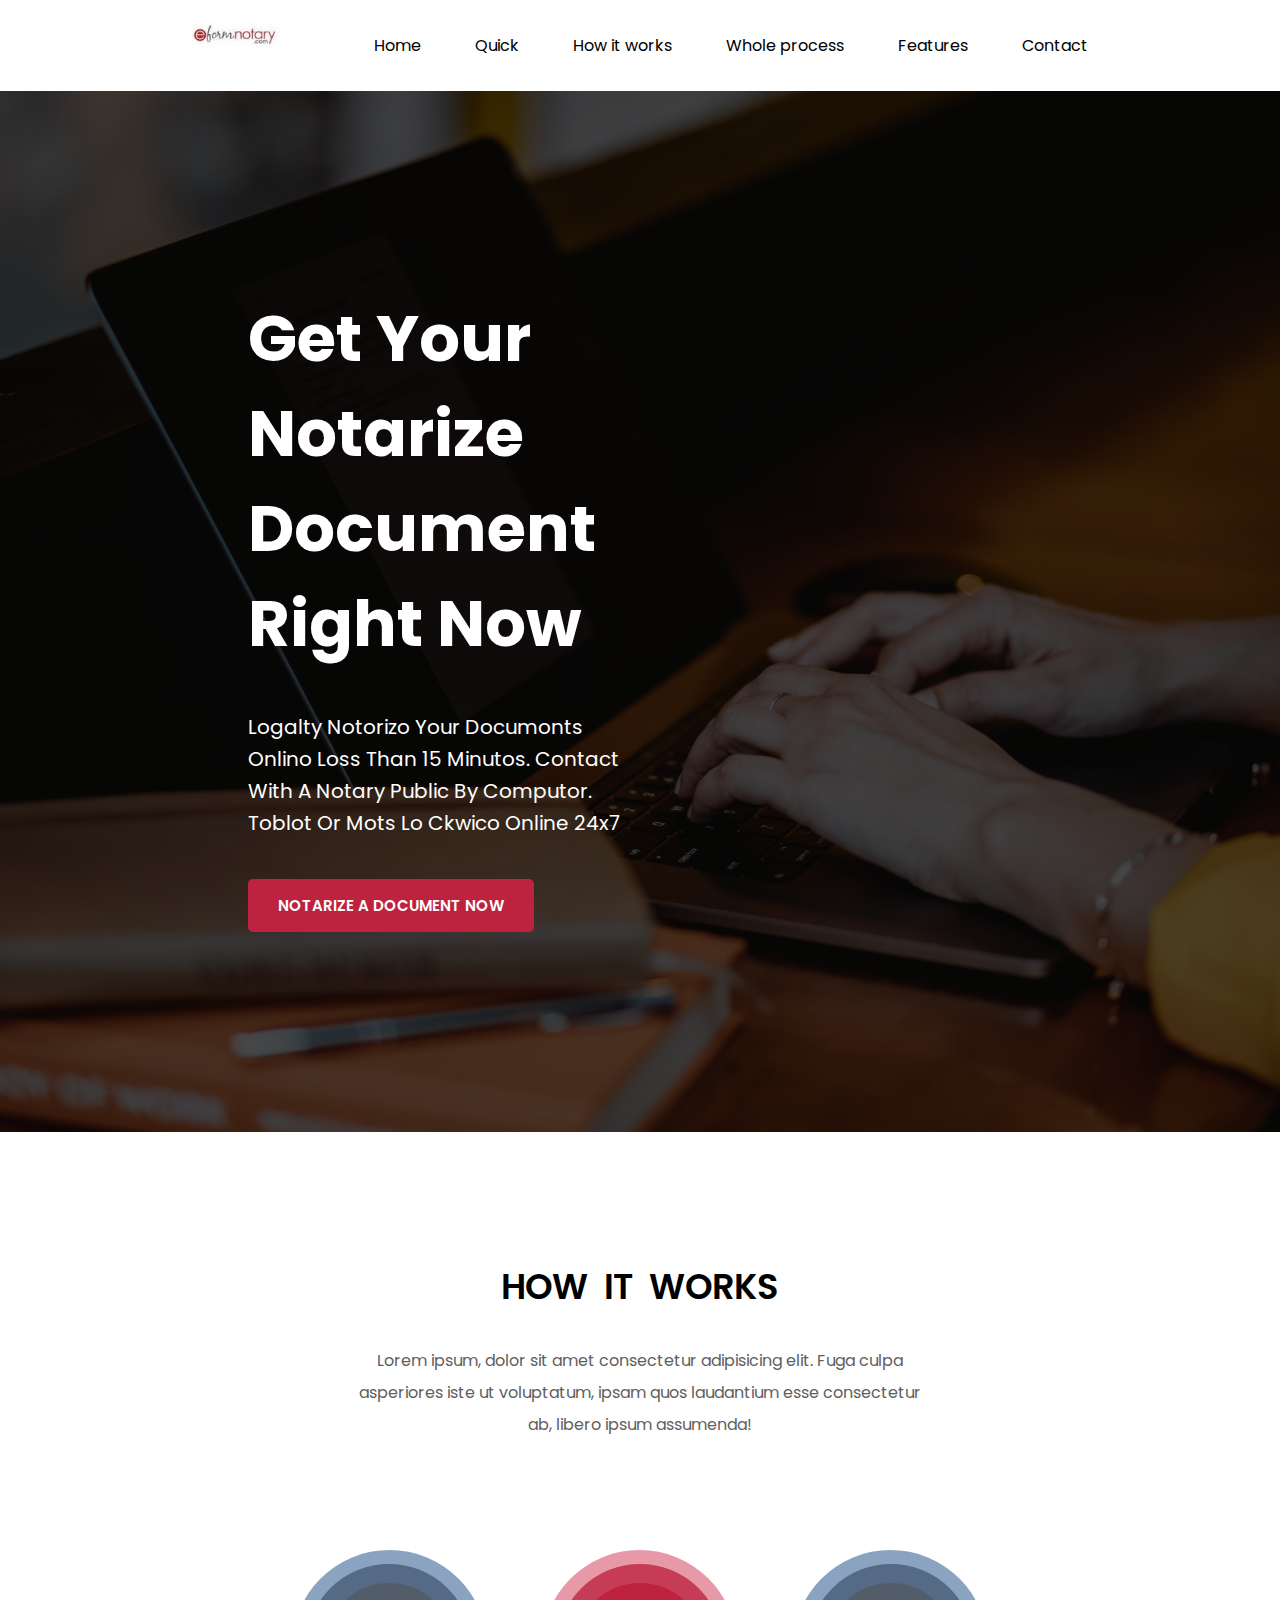
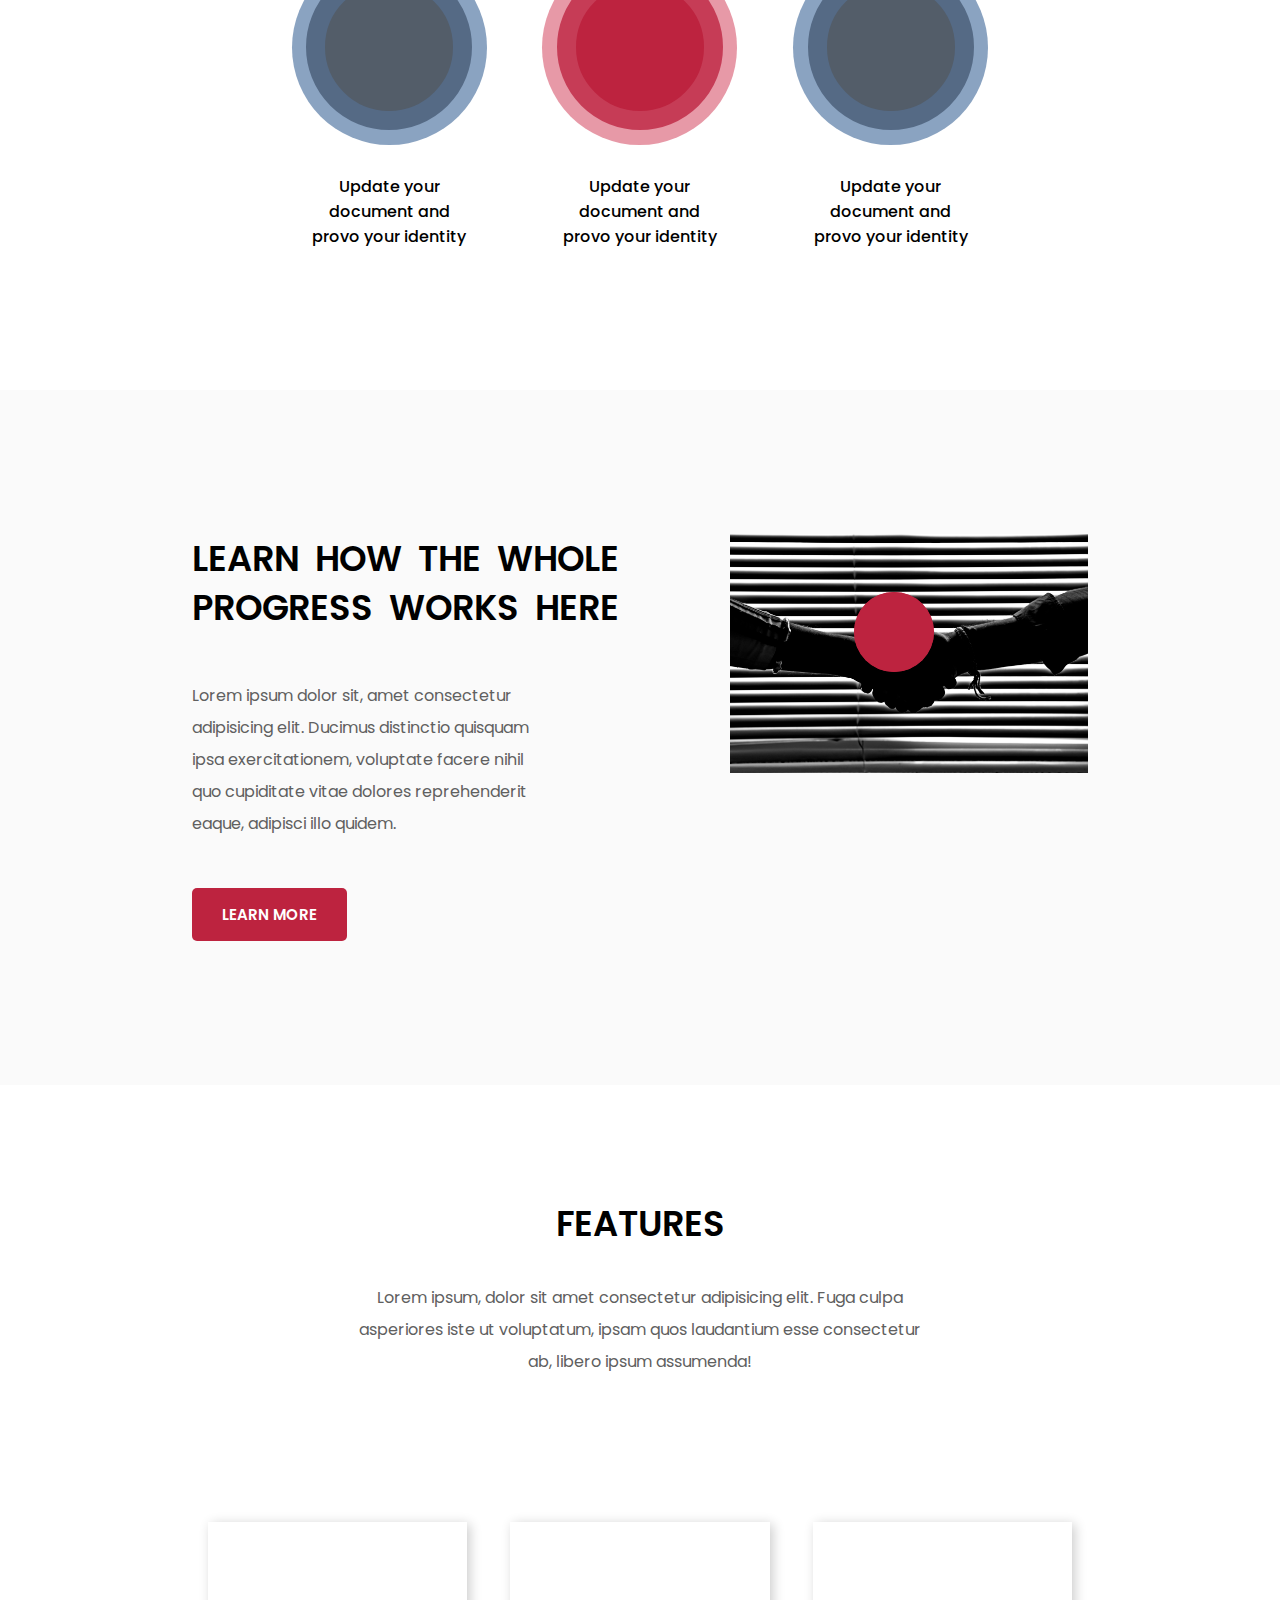
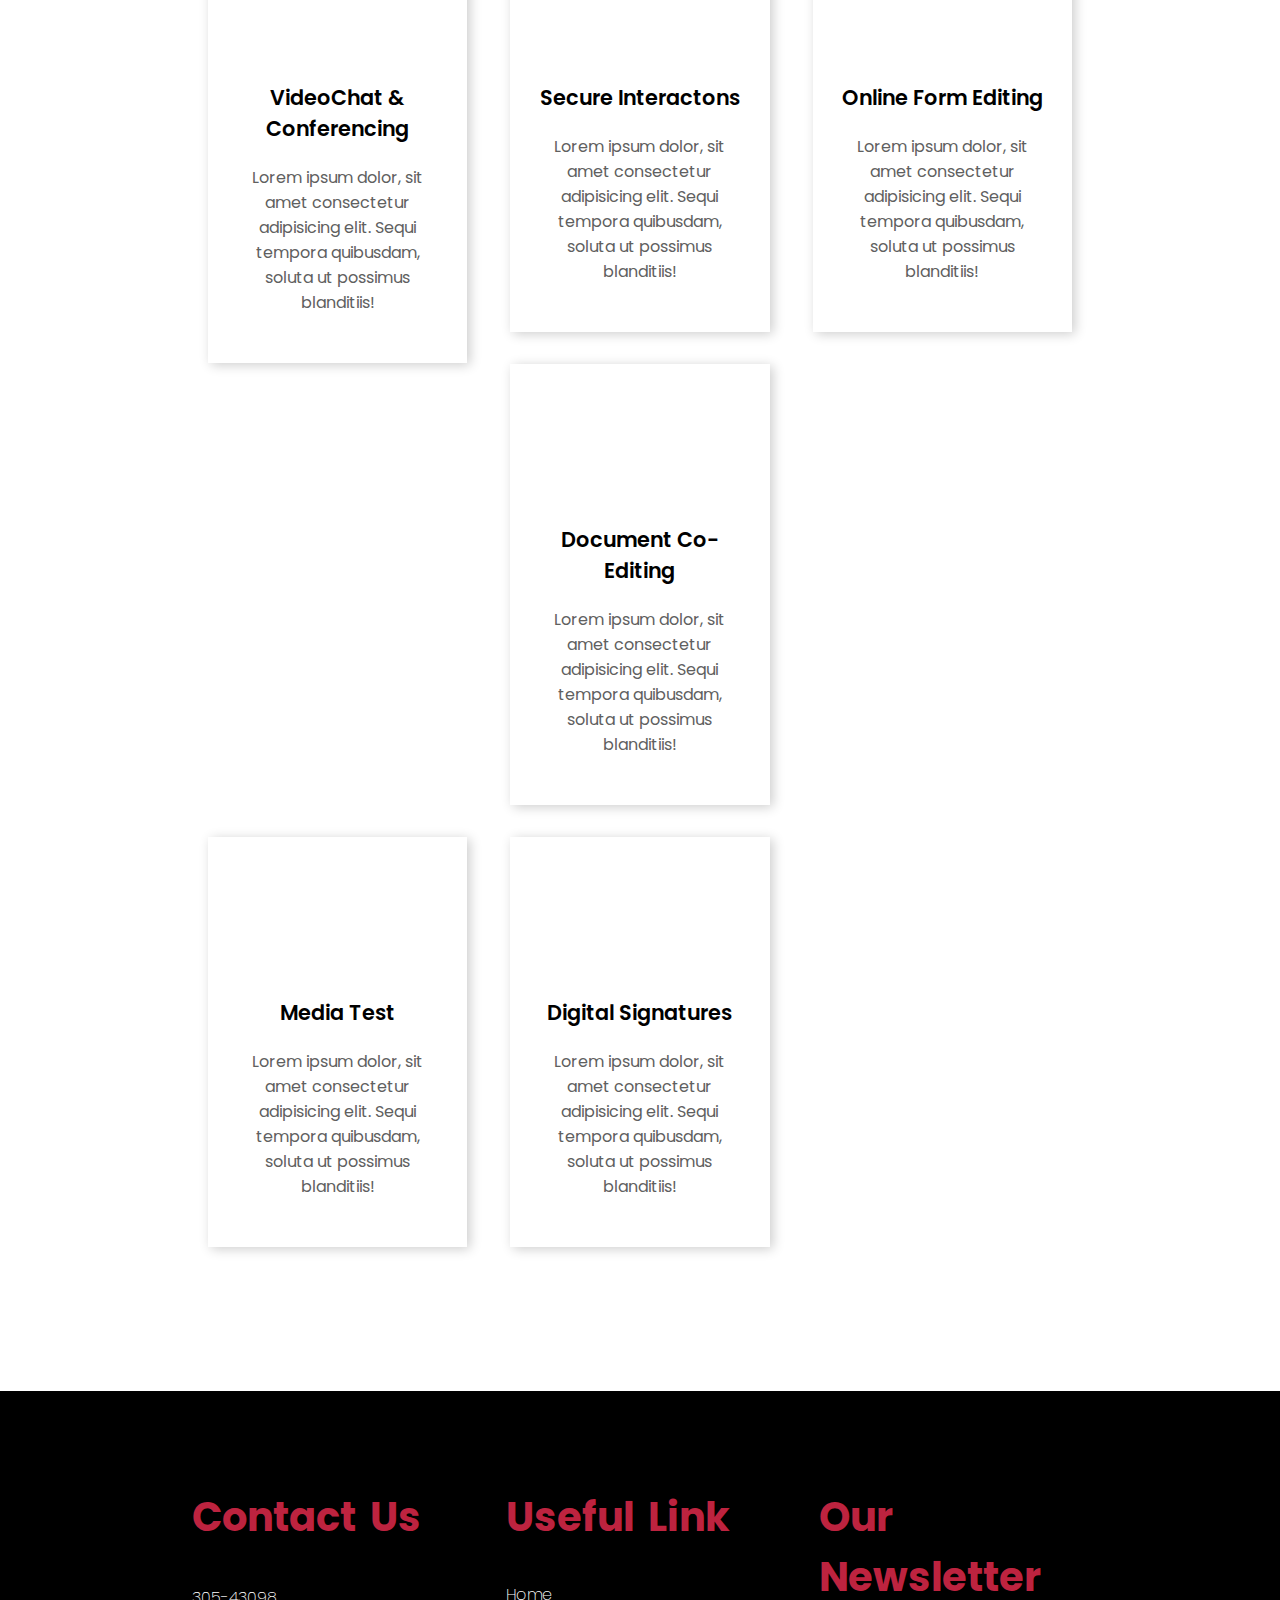
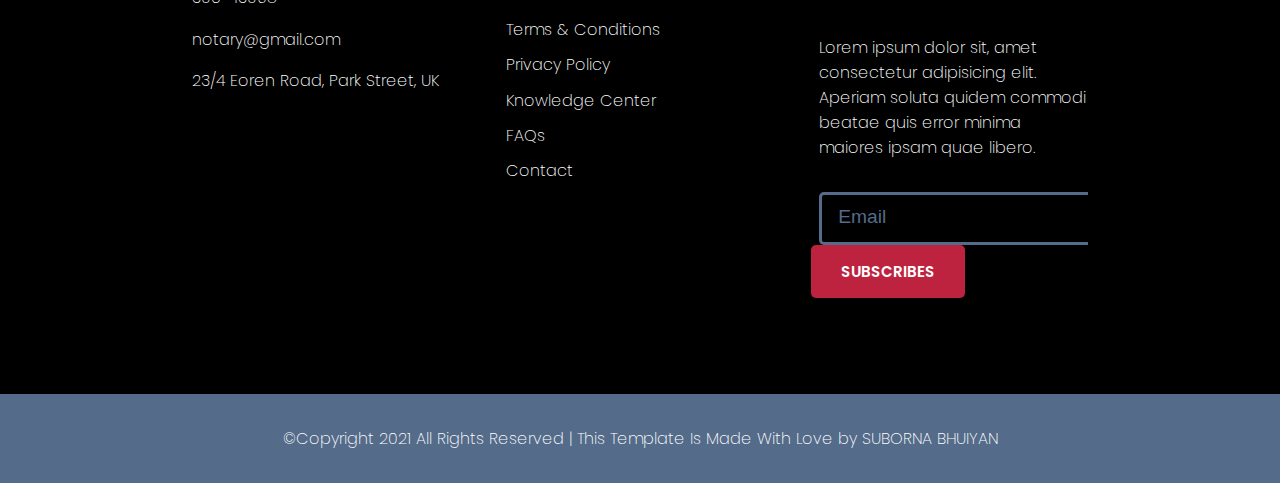
<file: index.html>
<!DOCTYPE html>
<html lang="en">
<head>
    <meta charset="UTF-8">
    <meta http-equiv="X-UA-Compatible" content="IE=edge">
    <meta name="viewport" content="width=device-width, initial-scale=1.0">
    <title>Notary</title>
    <link rel="preconnect" href="https://fonts.googleapis.com">
    <link rel="preconnect" href="https://fonts.gstatic.com" crossorigin>
    <link href="https://fonts.googleapis.com/css2?family=Poppins:wght@100;200;300;400;500;600;700;800;900&display=swap" rel="stylesheet">

    <link rel="stylesheet" href="https://cdnjs.cloudflare.com/ajax/libs/font-awesome/5.15.3/css/all.min.css" integrity="sha512-iBBXm8fW90+nuLcSKlbmrPcLa0OT92xO1BIsZ+ywDWZCvqsWgccV3gFoRBv0z+8dLJgyAHIhR35VZc2oM/gI1w==" crossorigin="anonymous" referrerpolicy="no-referrer" />
    
    <link rel="stylesheet" href="./css/style.css">
</head>
<body>
    <!-- Header start -->
    <header class="notary-header">
        <div class="notary-container overflow-hidden">
            <!-- logo -->
            <div class="n-logo-left float-left">
                <a href="./index.html"><img src="./images/logonotary.jpg" alt="Notary"></a>
            </div>
            <!-- menu -->
            <div class="n-menu-right float-right right">
                <nav class="n-menu">
                    <ul>
                        <li><a href="#">Home</a></li>
                        <li><a href="./pages/quick.html">Quick</a></li>
                        <li><a href="#">How it works</a></li>
                        <li><a href="#">Whole process</a></li>
                        <li><a href="#">Features</a></li>
                        <li><a href="#">Contact</a></li>
                    </ul>
                </nav>
            </div>
        </div>
    </header>
    <!-- Header end -->
    <!-- Banner start -->
    <section class="n-banner-section">
        <div class="notary-containers">
            <div class="n-banner-content">
                <h1>Get Your <br><span>Notarize Document</span> Right Now</h1>
                <p>logalty Notorizo Your Documonts Onlino loss Than 15 Minutos. Contact with a Notary Public By computor. toblot or mots lo ckwico Online 24x7 </p>
                <button class="notary-btn" type="button">Notarize A Document Now</button>
            </div>
        </div>
    </section>
    <!-- Banner end -->
    <!-- How it work start -->
    <section class="n-work-section">
        <div class="notary-container">
            <div class="n-work">
                <div class="work-title">
                    <h2>How It Works</h2>
                    <p>Lorem ipsum, dolor sit amet consectetur adipisicing elit. Fuga culpa asperiores iste ut voluptatum, ipsam quos laudantium esse consectetur ab, libero ipsum assumenda!</p>
                </div>
                <div class="work-container">
                    <div class="work-content">
                        <div class="work-circle">
                            <i class="fas fa-tools"></i>
                         </div>
                        <div class="work-circle-title">
                             <p>Update your document and provo your identity</p>
                        </div>
                    </div>
                     
                    <div class="work-content">
                        <div class="work-circle work-circle-2 .pink-circle">
                            <i class="far fa-edit"></i>
                         </div>
                        <div class="work-circle-title">
                             <p>Update your document and provo your identity</p>
                        </div>
                    </div>

                    <div class="work-content">
                        <div class="work-circle">
                            <i class="far fa-newspaper"></i>
                         </div>
                        <div class="work-circle-title">
                             <p>Update your document and provo your identity</p>
                        </div>
                     </div>

                </div>

            </div>
        </div>
    </section>
<!-- How it works end -->
<!-- Process start -->
    <section class="process-section">
        <div class="notary-container">
            <div class="process-container">
                <div class="process">
                    <div class="process-left">
                        <h2>Learn How The Whole progress Works Here</h2>
                        <p>Lorem ipsum dolor sit, amet consectetur adipisicing elit. Ducimus distinctio quisquam ipsa exercitationem, voluptate facere nihil quo cupiditate vitae dolores reprehenderit eaque, adipisci illo quidem.</p>
                        <button class="notary-btn" type="button">Learn More</button>
                    </div>
                    <div class="process-right">
                        <img src="./images/hand.jpg" alt="Notary">
                        <a href="#"><i class="fas fa-play-circle"></i></a>
                    </div>
                </div>
            </div>
        </div>
    </section>
    <!-- process end -->
    <!-- features start -->
    <section class="feature-section">
        <div class="notary-container">
            <div class="feature-title">
                <h2>Features</h2>
                <p>Lorem ipsum, dolor sit amet consectetur adipisicing elit. Fuga culpa asperiores iste ut voluptatum, ipsam quos laudantium esse consectetur ab, libero ipsum assumenda!</p>
            </div>

            <div class="all-features">
                <div class="feature-box">
                    <div class="f-icon">
                        <i class="fas fa-users"></i>
                    </div>
                    <div class="box-title">
                        <h3>VideoChat & Conferencing</h3>
                        <p>Lorem ipsum dolor, sit amet consectetur adipisicing elit. Sequi tempora quibusdam, soluta ut possimus blanditiis!</p>
                    </div>
                </div>

                <div class="feature-box">
                    <div class="f-icon">
                        <i class="fas fa-key"></i>
                    </div>
                    <div class="box-title">
                        <h3>Secure Interactons</h3>
                        <p>Lorem ipsum dolor, sit amet consectetur adipisicing elit. Sequi tempora quibusdam, soluta ut possimus blanditiis!</p>
                    </div>
                </div>

                <div class="feature-box">
                    <div class="f-icon">
                        <i class="fas fa-address-card"></i>
                    </div>
                    <div class="box-title">
                        <h3>Online Form Editing</h3>
                        <p>Lorem ipsum dolor, sit amet consectetur adipisicing elit. Sequi tempora quibusdam, soluta ut possimus blanditiis!</p>
                    </div>
                </div>

                <div class="feature-box">
                    <div class="f-icon">
                        <i class="fas fa-file-invoice"></i>
                    </div>
                    <div class="box-title">
                        <h3>Document Co-Editing</h3>
                        <p>Lorem ipsum dolor, sit amet consectetur adipisicing elit. Sequi tempora quibusdam, soluta ut possimus blanditiis!</p>
                    </div>
                </div>

                <div class="feature-box">
                    <div class="f-icon">
                        <i class="fas fa-photo-video"></i>
                    </div>
                    <div class="box-title">
                        <h3>Media Test</h3>
                        <p>Lorem ipsum dolor, sit amet consectetur adipisicing elit. Sequi tempora quibusdam, soluta ut possimus blanditiis!</p>
                    </div>
                </div>

                <div class="feature-box">
                    <div class="f-icon">
                        <i class="fas fa-qrcode"></i>
                    </div>
                    <div class="box-title">
                        <h3>Digital Signatures</h3>
                        <p>Lorem ipsum dolor, sit amet consectetur adipisicing elit. Sequi tempora quibusdam, soluta ut possimus blanditiis!</p>
                    </div>
                </div>


            </div>
        </div>
    </section>
    <!-- features end -->
    <!-- Contact start -->
    <section class="contact-section">
        <div class="notary-container overflow-hidden left">
            <div class="contact float-left">
                <h3>Contact Us</h3>
                <nav class="contact-nav">
                    <ul>
                        <li><a href="#"><i class="fas fa-phone-volume    "></i><p> 305-43098</p></a></li>
                        <li><a href="#"><i class="far fa-paper-plane"></i><p> notary@gmail.com</p></a></li>
                        <li><a href="#"><i class="fas fa-map-marker-alt"></i><p> 23/4 Eoren Road, Park Street, UK</p></a></li>
                    </ul>
                </nav>
                <nav class="icon-nav">
                    <ul>
                        <li><a href="#"><i class="fab fa-facebook-square"></i></a></li>
                        <li><a href="#"><i class="fab fa-twitter"></i></a></li>
                        <li><a href="#"><i class="fab fa-youtube"></i></a></li>
                        <li><a href="#"><i class="fab fa-instagram"></i></a></li>
                        <li><a href="#"><i class="fab fa-linkedin"></i></i></a></li>
                    </ul>
                </nav>
            </div>
            <div class="link float-left">
                <h3>Useful Link</h3>
                <nav>
                    <ul>
                        <li><a href="#"><i class="fas fa-caret-left"></i><p> Home</p></a></li>
                        <li><a href="#"><i class="fas fa-caret-left"></i><p> Terms & Conditions</p></a></li>
                        <li><a href="#"><i class="fas fa-caret-left"></i><p> Privacy Policy</p></a></li>
                        <li><a href="#"><i class="fas fa-caret-left"></i><p> Knowledge Center</p></a></li>
                        <li><a href="#"><i class="fas fa-caret-left"></i><p> FAQs</p></a></li>
                        <li><a href="#"><i class="fas fa-caret-left"></i><p> Contact</p></a></li>
                    </ul>
                </nav>
            </div>
            <div class="newsletter float-left">
                <h3>Our Newsletter</h3>
                <p>Lorem ipsum dolor sit, amet consectetur adipisicing elit. Aperiam soluta quidem commodi beatae quis error minima maiores ipsam quae libero. </p>
                <form action="#">
                    <input type="email" placeholder="Email">
                    <button class="notary-btn" type="button">subscribes</button>
                </form>
            </div>
        </div>
    </section>
    <!-- Contact end -->
    <!-- Footer section -->
    <div class="n-footer-section">
        <div class="notary-container">
            <div class="n-footer">
                <p>&copy;Copyright 2021 All Rights Reserved | This Template Is Made With Love by SUBORNA BHUIYAN</p>
            </div>
        </div>
    </div>
    <!-- Footer end -->
</body>
</html>
</file>
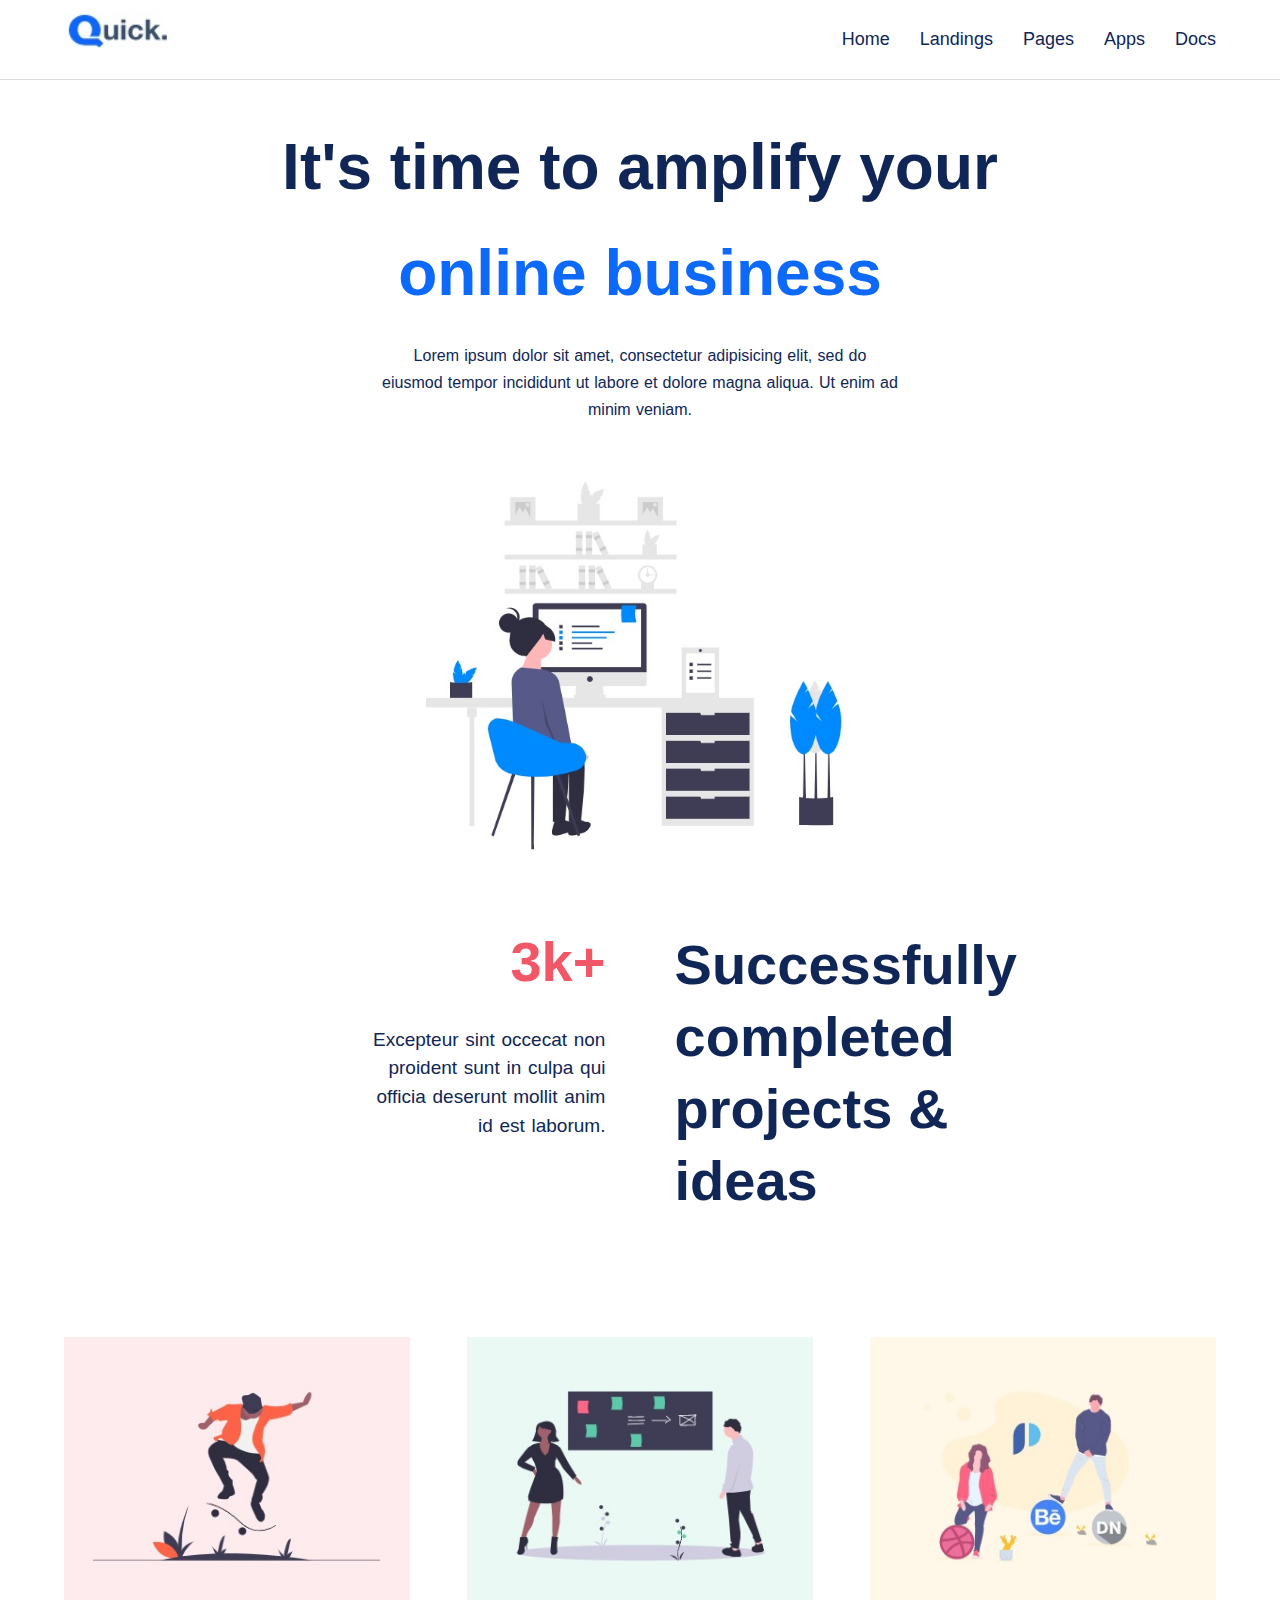
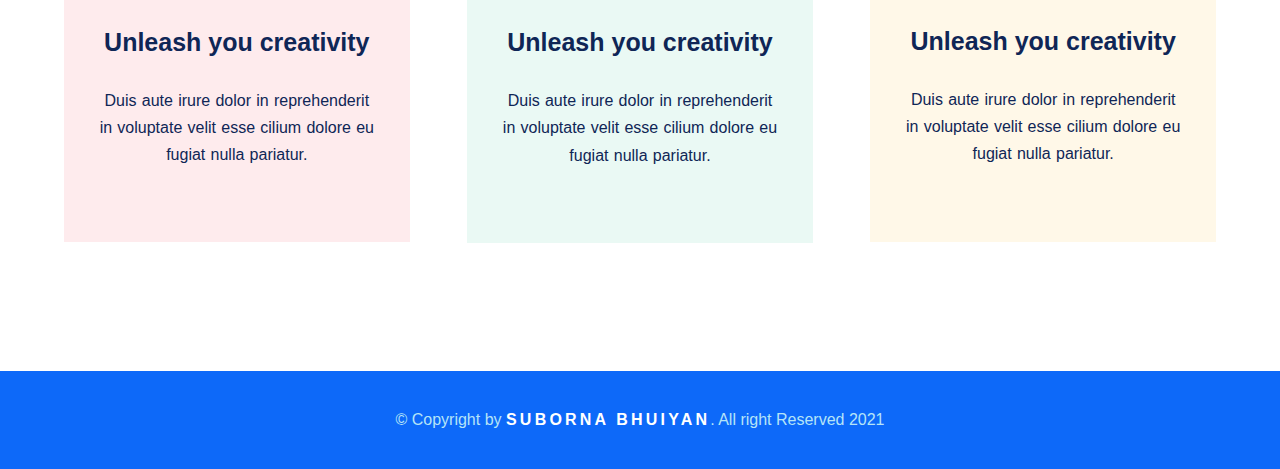
<file: pages/quick.html>
<!DOCTYPE html>
<html lang="en">
<head>
    <meta charset="UTF-8">
    <meta http-equiv="X-UA-Compatible" content="IE=edge">
    <meta name="viewport" content="width=device-width, initial-scale=1.0">
    <title>Html project 5</title>
    <link rel="preconnect" href="https://fonts.googleapis.com">
    <link rel="preconnect" href="https://fonts.gstatic.com" crossorigin>
    <link href="https://fonts.googleapis.com/css2?family=Roboto:ital,wght@0,100;0,300;0,400;1,100;1,300&family=Rubik:wght@300;400;500;600;700;800&display=swap" rel="stylesheet">
    <link rel="stylesheet" href="../css/style.css">
</head>
<body>
    <!-- ------Header start------ -->
    <header class="header">
        <div class="container">
            <!-- logo -->
            <div class="logo">
                <a href=""><img src="../images/logoquick.jpg" alt="Quick"></a>
            </div>
            <!-- menu -->
            <nav class="menu">
                <ul>
                    <li><a href="../index.html">Home</a></li>
                    <li><a href="#">Landings</a></li>
                    <li><a href="./pages/page.html">Pages</a></li>
                    <li><a href="#">Apps</a></li>
                    <li><a href="#">Docs</a></li>
                </ul>
            </nav>
        </div>
    </header>
    <!-- ------Header end------ -->

    <!-- ------Banner start------ -->
    <section class="banner">
        <div class="fixed-width">
            <div class="banner-title">
                <h2>It's time to amplify your</h2>
                <div class="banner-subtitle">
                    <h2>online business</h2>
                    <p>Lorem ipsum dolor sit amet, consectetur adipisicing elit, sed do eiusmod tempor incididunt ut labore et dolore magna aliqua. Ut enim ad minim veniam. </p>
                </div>
            </div>
            <!-- Banner image -->
            <div class="banner-img">
                <img src="../images/banner.jpg" alt="quick">
            </div>
        </div>
    </section>
     <!-- ------Banner End------ -->

     <!-- ------Success start------ -->
    <section class="success-section">
         <div class="fixed-width">
            <div class="success-left">
                <h2>3k+</h2>
                <p>Excepteur sint occecat non proident sunt in culpa qui officia deserunt mollit anim id est laborum.</p>
            </div>
            <div class="success-right">
                <h2>Successfully completed projects & ideas</h2>
            </div>
         </div>
    </section>
     <!-- ------success End------ -->

     <!-- ------Service Start------ -->
    <section class="service-section">
             <div class="fixed-width">

             <div class="service1">
                  <div class="card">
                    <img src="../images/service1.jpg" alt="">
                    <div class="title">
                        <h3>Unleash you creativity</h3>
                        <p>Duis aute irure dolor in reprehenderit in voluptate velit esse cilium dolore eu fugiat nulla pariatur. </p>
                     </div>
                 </div>
             </div>
            
             <div class="service2">
                <div class="card">
                    <img src="../images/service2.jpg" alt="">
                    <div class="title">
                        <h3>Unleash you creativity</h3>
                        <p>Duis aute irure dolor in reprehenderit in voluptate velit esse cilium dolore eu fugiat nulla pariatur. </p>
                    </div>
                </div>
             </div>

              <div class="service3">
                <div class="card">
                    <img src="../images/service3.jpg" alt="">
                    <div class="title">
                        <h3>Unleash you creativity</h3>
                        <p>Duis aute irure dolor in reprehenderit in voluptate velit esse cilium dolore eu fugiat nulla pariatur. </p>
                     </div>
                </div>
             </div>
             

             </div>
    </section>
    <!-- Service end -->
     <!-- ------Footer start------ -->
    <section class="footer-section">
        <div class="fixed-width">
            <div class="footer">
                <span>&copy; Copyright by <p>Suborna Bhuiyan</p>. All right Reserved 2021</span>
            </div>
        </div>
    </section>
    <!-- Footer end -->

</body>
</html>
</file>
<file: css/style.css>
/* ----------Default css---------- */
*{
    margin: 0;
    padding: 0;

}
h1,h2,h3,h4,h5,h6,p,span,a,button{
        font-family: 'Poppins', sans-serif;
}
img{
    width: 100%;
}
.overflow-hidden{
    overflow: hidden;
}
.float-left{
    float: left;
}
.float-right{
    float: right;
}
.left{
    text-align: left;
}
.right{
    text-align: right;
}
.center{
    text-align: center;
}
.notary-container{
    width: 70%;
    margin: 0 auto;
}
nav{}
nav ul{
    list-style: none;
}
nav ul li{
    display: inline-block;
}
nav ul li a{
    display: inline-block;
    text-decoration: none;
}
.notary-btn{
    text-transform: uppercase;
    padding: 15px 30px;
    color: white;
    background:#BD233F;
    border: none;
    border-radius: 5px;
    font-size: 15px;
    font-weight: 600;
}

/* Notary start */

/* notary header start */
.notary-header{
    width: 100%;
    padding: 1.3rem 0;
}
.n-logo-left{
    width: 10%;
}

.n-menu-right{
    width: 8s0%;
}
.n-menu-right a{
    padding: 12px 25px;
    color: black;
}
.n-menu-right ul li:last-child a{
    padding-right: 0;
}
/* notary header end */

/* notary banner start */
.n-banner-section{
    background: url(../images/banner-n.jpg) no-repeat center center;
    background-size: cover;
    padding: 200px;
    position: relative;
    z-index: 1;
}
 .n-banner-section::after{
    content:"";
    width: 100%;
    height: 100%;
    position: absolute;
    left: 0;
    top: 0;
    
    background-color: rgba(0, 0, 0,.7);
    z-index: -1;

} 
.n-banner-section .notary-container{
    
}
.n-banner-content{
    width: 65%;
    z-index: 10;
    margin-left: 5.5%;
}
.n-banner-content h1{
    text-transform: capitalize;
    color: white;
    font-size: 4rem;
    margin-right: 33%;
    /* word-spacing: .5rem; */
}
.n-banner-content h1 span{

}
.n-banner-content p{
    text-transform: capitalize;
    color: white;
    font-size: 20px;
    margin-top: 2.5rem;
    margin-bottom: 2.5rem;
    margin-right: 31%;
    line-height: 2rem;
}
.n-banner-content button{}

/* notary banner end */
/* How it works section start */
.n-work-section{
    padding: 5rem 0 6rem 0;
}
.n-work{}
.work-title{
    text-align: center;
    margin-top: 3rem;
    margin-bottom: 4rem;
}
.work-title h2{
    text-transform: uppercase;
    font-size: 2.2rem;
    font-weight: 600;
    word-spacing: .5rem;
}
.work-title p{
    width: 65%;
    margin: 2rem auto;
    line-height: 2rem;
    color: #606060;
}
.work-container{
    width: 80%;
    margin: 0 auto;
    overflow: hidden;

}
.n-work .work-content {
    width: 30%;
    text-align: center;
    float: left;
    margin-right: 4.98%;
    padding: 45px 0;
}
.n-work .work-content:last-child{
    margin-right: 0;
}
.n-work .work-content .work-circle{
    position: relative;
    width: 12.2rem;
    height: 12.2rem;
    display: flex;
    justify-content: center;
    align-items: center;
    margin: auto;
    border-radius: 50%;
    margin-bottom: 1.8rem;
    z-index: 1;
}
.n-work .work-content .work-circle i{
    width: 8rem;
    height: 8rem;
    line-height: 8rem;
    font-size: 4rem;
    color: white;
    background-color: #535D69;
    text-align: center;
    border:1.2rem solid #556A85;
    border-radius: 50%;
}
.n-work .work-content .work-circle::before{
    content: "";
    height: 100%;
    width: 100%;
    position: absolute;
    left: 0;
    top: 0;
    background-color: rgb(138, 163, 193) ;
    border-radius: 50%;
    z-index: -1;
}
.n-work .work-content .work-circle-title{
    width: 80%;
    margin: auto;
    font-size: 1rem;
    font-weight: 500;
}

.n-work .work-content .work-circle-2 i{
    background-color: #BD233F;
    border-color: #C63C56;
}
.n-work .work-content .work-circle-2::before{
    content: "";
    height: 100%;
    width: 100%;
    position: absolute;
    left: 0;
    top: 0;
    background-color: rgb(138, 163, 193) ;
    border-radius: 50%;
    z-index: -1;
    background-color: #E799A7;
}

/* How it works section end */

/* process start */
.process-section{
    overflow: hidden;
    background-color: #FAFAFA;
    padding: 9rem 0;
}
.process-left{
    width: 58%;
    float: left;
}
.process-left h2{
    text-transform: uppercase;
    font-size: 2.2rem;
    font-weight: 600;
    word-spacing: .5rem;
    line-height: 1.4;
    text-align: left;
    
}
.process-left p{
    width: 70%;
    margin: 3rem 0;
    line-height: 2rem;
    color: #606060;
    text-align: left;
}
.process-right{
    width: 40%;
    float: right;
    position: relative;
    
}
.process-right a{
    display: inline-block;
    height: 5rem;
    width: 5rem;
    font-size: 3.7rem;
    line-height: 5rem;
    background-color: #BD233F;
    color: white;
    text-align: center;
    border-radius: 50%;
    position: absolute;
    right: 43%;
    bottom: 43%;
} 
.process-right a::before{
    content: "";
    height: 5rem;
    width: 5rem;
    position: absolute;
    left: 0;
    top: 0;
    background-color: #BD233F;
    border-radius: 50%;
    animation: play-btn 1.3s ease-out infinite;
} 
@keyframes play-btn{
    0%{
        transform: scale(1);
        opacity: .1;
    }
    50%{
        transform: scale(1.5);
        opacity: .5;
    }
    100%{
        transform: scale(2);
        opacity: 0;
    }

}

/* process end */
/* Feature start */
.feature-section{
    padding: 7rem 0;
}
.feature-title{
    text-align: center;
    margin-bottom: 5rem;
}
.feature-title h2{
    text-transform: uppercase;
    font-size: 2.2rem;
    font-weight: 600;
    word-spacing: .5rem;
}
.feature-title p{
    width: 65%;
    margin: 2rem auto;
    line-height: 2rem;
    color: #606060;
}
.all-features{
    overflow: hidden;
    padding: 2rem 1rem;
}
.feature-box{
    width: 30%;
    text-align: center;
    /* background-color: pink; */
    padding: 3rem 0;
    box-sizing: border-box;
    box-shadow: .2rem .1rem .7rem 0 rgba(0, 0, 0,.2);
    float: left;
    margin-right: 5%;
    margin-top: 2rem;
    transition: .4s ease-in;
}
.feature-box:nth-child(3n+3){
    margin-right: 0;
}
.f-icon{
    height: 5rem;
    width: 5rem;
    font-size: 5rem;
    margin: auto;
    color:#546B8A ;
}
.box-title{
    width: 85%;
    margin: auto;
}
.box-title h3{
    font-size: 1.3rem;
    font-weight: 600; 
    margin-top: 2rem ;
    margin-bottom: 1.3rem;
    text-transform: capitalize;
}
.box-title p{
    color: #606060;
    width: 95%;
    margin: auto;
   
}
.feature-box:hover{
    box-shadow: .2rem .1rem .7rem 0 rgba(0, 0, 0,.2);
    transform: translateY(-.9rem);
}
.feature-box i{
    transition: .4s;
}
.feature-box:hover i{
    color: #BD233F;
}
/* Feature end */
/* Contact start */
.contact-section{
    background-color: black;
    padding: 6rem 0;
}
.contact-section h3{
    color: #BD233F;
    font-size: 2.5rem;
    text-transform: capitalize;
    word-spacing: .4rem;
    margin-bottom: 1.8rem;
}
.contact{
    width: 30%;
    margin-right: 5%;
}
.contact i{
    color: #BD233F;
    font-size: 1.2rem;
}
.contact-nav{
    margin-bottom: 3rem;
}
.contact-nav li{
    display: block;
}
.contact-nav a{
    color: white;
    margin: .4rem 0;
}
.contact-nav a i{
    height: auto;
    width: 1.4rem;
    color: #BD233F;
}
.contact-nav a p{
    font-weight: 200;
    display: inline-block;
    font-size: 1rem;
}
.icon-nav{}
.icon-nav li{
    margin-right: 3%;
}
.icon-nav a{
}
.icon-nav i{
    font-size: 1.4rem;
    transition: .4s;
    color: #546B8A
}
.icon-nav a:hover i{
    color: white;
}

.link{
    width: 30%;
    margin-right: 5%;
}
.link nav{}
.link nav li{
    display: block;
}
.link nav li a{
    color: white;
    margin: .2rem 0;
}
.link nav li a i{
    height: auto;
    width: 1rem;
    color: #546B8A;
    font-size: 1.2rem;
    transition: .3s;
}
.link nav li a p{
    font-weight: 100;
    display: inline-block;
    font-size: 1rem;
    /* color: #546B8A;s */
    font-weight: 200;
    transition: .5s;
}
.link nav li a:hover p{
    color: #BD233F;
}
.link nav li a:hover i{
    color: #BD233F;

}
.newsletter{
    width: 30%;
}
.newsletter p{
    color: #fff;
    font-weight: 200;
    font-size: 1rem;
    margin-bottom: 2rem;
}
.newsletter input{
    padding: 1rem 5.1rem 1rem 1rem;
    border-radius: 5px 0 0 5px;
    border:3px solid #546B8A ;
    outline: none;
    background-color: transparent;
    color: white;

}
.newsletter button{
    border-radius: 5px;
    margin-left: -8px ;
}
.newsletter input::placeholder{
    color: #546B8A ;
    opacity: 1;
    font-size: 1.2rem;
    font-weight: 300;
    background-color: black;

}
/* Contact end */
/* Footer start */
.n-footer-section{
    background-color:#546B8A ;
    text-align: center;
    padding: 2rem 0;

}
.n-footer{
    color: white;
}
.n-footer p{
    font-weight: 200;
}
/* Footer end */

/* Quick page start */

/* -----------Default css------------ */

.fixed-width{
    width: 90%;
    margin: 0 auto;
}

/* Header Start */

.header{
    width: 100%;
    border-bottom: 1px solid #ddd;
    padding: 10px 0;
}
.header .container{
    width: 90%;
    overflow: hidden;
    margin:0 auto;
}
/* logo */

.container .logo{
    width: 10%;
    float: left;
}
.container .logo a img{
    width: 100%;
}

/* menu */

.container .menu{
    width: 40%;
    float: right;
}
.container .menu ul{
    list-style: none;
    float: right;
}
.container .menu ul li{
    float: left;
}
.container .menu ul li a{
    text-decoration: none;
    display: inline-block;
    margin: 0 15px;
    text-transform: capitalize;
    font-size: 18px;
    font-weight: 300;
    padding: 19px 0;
    color: #0F2656;

    transition: .3s;
}
.container .menu ul li:last-child a{
    margin-right: 0;
}
.container .menu ul li a:hover{
    color: #0D69F9;
}

/* Header End */

/* Banner start */

.banner{
    margin: 50px 0;
}
.banner-title{}
.banner-title h2{
    text-align: center;
    color: #0F2656;
    font-size: 4rem;
}
.banner-subtitle{
    text-align: center;
}
.banner-subtitle h2{
    color: #0D69F9;
    margin: 2rem 0;
}
.banner-subtitle p{
    width: 45%;
    line-height: 1.7rem;
    margin: auto;
    color: #0F2656;
    font-weight: 300;
    word-spacing: .05rem;
    margin-bottom: 50px;
}
.banner-img{
    width: 40%;
    margin: auto;
}
/* Banner End */

/* sucess section start*/
.success-section{
    overflow: hidden;
    margin-bottom: 120px;
}
.success-left{
    width: 47%;
    float: left;
    text-align: right;
}
.success-left h2{
    font-size: 3.5rem;
    color: #F15767;
    margin-bottom: 2rem;
}
.success-left p{
    width: 45%;
    font-size: 19px;
    line-height: 1.8rem;
    color: #0F2656;
    font-weight: 300;
    word-spacing: .09rem;
    text-align: right;
    float: right;
}
.success-right{
    width: 47%;
    float: right;
    text-align: left;
}
.success-right h2{
    font-size: 3.5rem;
    line-height: 4.5rem;
    width: 60%;
    color: #0F2656;
}
/* success end */

/* service start */
.service-section{
    margin-bottom: 8rem;
}
.service-section .fixed-width{
    overflow: hidden;
}
.service1{
    width: 30%;
    float: left;
    background-color: #FEEBED;
}

.service2{
    width: 30%;
    float: left;
    margin: 0 5%;
    background-color: #EAF9F4;
}
.service3{
    width: 30%;
    float: left;
    background-color: #FFF8E8;

}
.card{
}
.card img{}
.card .title{
    text-align: center;
    padding: 10px 0;
}
.card .title h3{
    color: #0F2656;
    font-size: 25px;
    margin: 30px 0;
}
.card .title p{
    line-height: 1.7rem;
    color: #0F2656;
    font-weight: 300;
    word-spacing: .05rem;
    width: 80%;
    margin: auto;
    margin-bottom: 4rem;
}
/* service End */
/* footer start */
.footer-section{
    background-color: #0D69F9;
    padding: 2.5rem 0;
    text-align: center;
    font-size: 1rem;

}
.footer span{
    color: rgb(181, 228, 247);
    font-weight: 100;
}
.footer span p{
    color: white;
    display: inline-block;
    text-transform: uppercase;
    letter-spacing: .2rem;
    font-weight: 600;
}

/* Quick page end */
</file>
